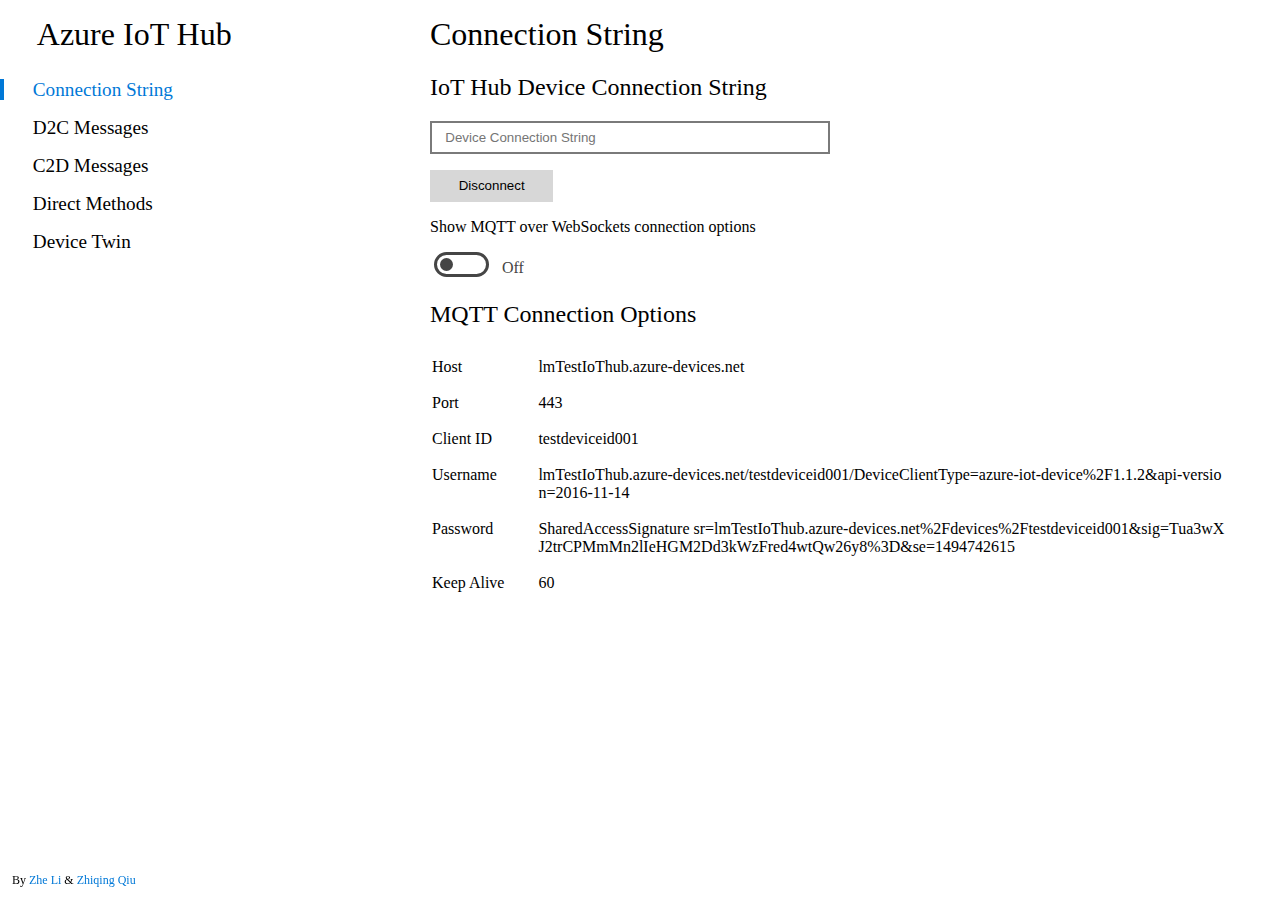
<file: Azure IoT Hub Developer Tools.html>
<!DOCTYPE html>
<!-- saved from url=(0034)https://azure-iothub.github.io/v2/ -->
<html class="gr__azure-iothub_github_io"><head><meta http-equiv="Content-Type" content="text/html; charset=UTF-8">
<title>Azure IoT Hub Developer Tools</title>
<link rel="stylesheet" href="./Azure IoT Hub Developer Tools_files/style.css">
<script async="" src="./Azure IoT Hub Developer Tools_files/analytics.js.download"></script><script src="./Azure IoT Hub Developer Tools_files/jquery-3.1.1.js.download"></script>
<script src="./Azure IoT Hub Developer Tools_files/vue.js.download"></script>
<script src="./Azure IoT Hub Developer Tools_files/hmac-sha256.js.download"></script>
<script src="./Azure IoT Hub Developer Tools_files/enc-base64.js.download"></script>
<script src="./Azure IoT Hub Developer Tools_files/mqttws31.js.download"></script>
<script src="./Azure IoT Hub Developer Tools_files/encoder.js.download"></script>
<script src="./Azure IoT Hub Developer Tools_files/require.js.download"></script>
<script src="./Azure IoT Hub Developer Tools_files/main.js.download"></script>
<script type="text/javascript" charset="utf-8" async="" data-requirecontext="_" data-requiremodule="app" src="./Azure IoT Hub Developer Tools_files/app.js.download"></script><script type="text/javascript" charset="utf-8" async="" data-requirecontext="_" data-requiremodule="transport" src="./Azure IoT Hub Developer Tools_files/transport.js.download"></script><script type="text/javascript" charset="utf-8" async="" data-requirecontext="_" data-requiremodule="messageHandler" src="./Azure IoT Hub Developer Tools_files/messageHandler.js.download"></script><script type="text/javascript" charset="utf-8" async="" data-requirecontext="_" data-requiremodule="twinHandler" src="./Azure IoT Hub Developer Tools_files/twinHandler.js.download"></script><script type="text/javascript" charset="utf-8" async="" data-requirecontext="_" data-requiremodule="methodHandler" src="./Azure IoT Hub Developer Tools_files/methodHandler.js.download"></script><script type="text/javascript" charset="utf-8" async="" data-requirecontext="_" data-requiremodule="util" src="./Azure IoT Hub Developer Tools_files/util.js.download"></script></head>
<body data-gr-c-s-loaded="true">
<div id="iothub"><header>Azure IoT Hub</header> <nav><ul><li class="active"><span>Connection String</span></li> <li class=""><span>D2C Messages</span></li> <li class=""><span>C2D Messages</span><div class="numberCircle" style="display: none;">0</div></li> <li class=""><span>Direct Methods</span><div class="numberCircle" style="display: none;">0</div></li> <li class=""><span>Device Twin</span><div class="numberCircle" style="display: none;">0</div></li></ul></nav> <main><div class="view"><h1>Connection String</h1> <section><h2>IoT Hub Device Connection String</h2> <div class="control-form"><input type="text" placeholder="Device Connection String"> <p><button>Disconnect</button> <!----></p></div> <div class="control-form"><p>Show MQTT over WebSockets connection options</p> <input type="checkbox" id="mqtt_conn_opts"> <label for="mqtt_conn_opts"></label></div></section> <section><h2>MQTT Connection Options</h2> <div><table><tbody><tr><td>Host</td><td>lmTestIoThub.azure-devices.net</td></tr> <tr><td>Port</td><td>443</td></tr> <tr><td>Client ID</td><td>testdeviceid001</td></tr> <tr><td>Username</td><td>lmTestIoThub.azure-devices.net/testdeviceid001/DeviceClientType=azure-iot-device%2F1.1.2&amp;api-version=2016-11-14</td></tr> <tr><td>Password</td><td>SharedAccessSignature sr=lmTestIoThub.azure-devices.net%2Fdevices%2Ftestdeviceid001&amp;sig=Tua3wXJ2trCPMmMn2lIeHGM2Dd3kWzFred4wtQw26y8%3D&amp;se=1494742615</td></tr> <tr><td>Keep Alive</td><td>60</td></tr></tbody></table></div></section></div> <div class="view" style="display: none;"><h1>D2C Messages</h1> <section><h2>Send Device to Cloud Messages</h2> <div class="control-form"><p>Send messages to cloud. JSON, XML, plaintext, anything is OK.</p> <textarea rows="10"></textarea> <p><button>Send</button></p></div> <div class="control-form"><p>Show MQTT over WebSockets options</p> <input type="checkbox" id="mqtt_d2c_opts"> <label for="mqtt_d2c_opts"></label></div></section> <section style="display: none;"><h2>D2C Messages MQTT Options</h2> <div><table><tbody><tr><td>Topic</td><td>devices/testdeviceid001/messages/events/</td></tr> <tr><td>QoS</td><td>0</td></tr></tbody></table></div></section> <section><h2>Sent Messages</h2> <table class="messageHistory"><tbody></tbody></table></section></div> <div class="view" style="display: none;"><h1>C2D Messages</h1> <section><h2>Listen Cloud to Device Messages</h2> <div class="control-form"><p>Show MQTT over WebSockets subscription options</p> <input type="checkbox" id="mqtt_c2d_opts"> <label for="mqtt_c2d_opts"></label></div></section> <section style="display: none;"><h2>C2D Messages MQTT Subscription Options</h2> <div><table><tbody><tr><td>Topic</td><td>devices/testdeviceid001/messages/devicebound/#</td></tr> <tr><td>QoS</td><td>0</td></tr></tbody></table></div></section> <section><h2>Received Messages</h2> <table class="messageHistory"><tbody></tbody></table></section></div> <div class="view" style="display: none;"><h1>Direct Methods</h1> <section><h2>Listen Direct Methods</h2> <div class="control-form"><button class="add">Add a method listener</button></div> <div class="control-form" style="display: none;"><p>Method name</p> <input type="text"> <p>Response payload</p> <textarea rows="10"></textarea> <p>Status code</p> <select><option value="200">200</option> <option value="201">201</option> <option value="204">204</option> <option value="206">206</option> <option value="400">400</option> <option value="401">401</option> <option value="403">403</option> <option value="404">404</option> <option value="500">500</option> <option value="501">501</option> <option value="503">503</option> <option value="504">504</option></select> <p>Response delay in milliseconds</p> <select><option value="0">0</option> <option value="100">100</option> <option value="200">200</option> <option value="500">500</option> <option value="1000">1000</option> <option value="2000">2000</option> <option value="5000">5000</option> <option value="10000">10000</option></select> <p><button>Add</button> <button>Cancel</button></p></div> <div class="control-form"><p>Show MQTT over WebSockets subscription options</p> <input type="checkbox" id="mqtt_method_opts"> <label for="mqtt_method_opts"></label></div></section> <section style="display: none;"><h2>Direct Methods MQTT Subscription Options</h2> <div><table><tbody><tr><td>Topic</td><td>$iothub/methods/POST</td></tr> <tr><td>QoS</td><td>0</td></tr></tbody></table></div></section> <section><h2>Method List</h2> <table class="methodList"><thead><tr><th>Method Name</th> <th>Response Payload</th> <th>Status Code</th> <th>Response Delay</th></tr></thead> <tbody></tbody></table></section> <section><h2>Called Methods</h2> <table class="messageHistory"><tbody></tbody></table></section></div> <div class="view" style="display: none;"><h1>Device Twin</h1> <section><h2>Desired Properties from Cloud</h2> <div><table class="methodList"><thead><tr><th>Property Name</th> <th>Property Value</th></tr></thead> <tbody><tr><td>$version</td> <td>1</td></tr></tbody></table></div></section> <section><h2>Reported Properties Received by Cloud</h2> <div><table class="methodList"><thead><tr><th>Property Name</th> <th>Property Value</th></tr></thead> <tbody><tr><td>$version</td> <td>1</td></tr></tbody></table></div></section> <section><h2>Send Reported Properties to Cloud</h2> <div><div class="control-form"><p>Device twin must be JSON document.</p> <textarea rows="10"></textarea> <p><button>Send</button></p></div></div></section></div></main> <footer>By <a target="_blank" href="https://blogs.msdn.microsoft.com/zheli/">Zhe Li</a> &amp; <a target="_blank" href="https://github.com/michaeljqzq">Zhiqing Qiu</a></footer></div>
<script>
  (function(i,s,o,g,r,a,m){i['GoogleAnalyticsObject']=r;i[r]=i[r]||function(){
  (i[r].q=i[r].q||[]).push(arguments)},i[r].l=1*new Date();a=s.createElement(o),
  m=s.getElementsByTagName(o)[0];a.async=1;a.src=g;m.parentNode.insertBefore(a,m)
  })(window,document,'script','https://www.google-analytics.com/analytics.js','ga');

  ga('create', 'UA-92746982-2', 'auto');
  ga('send', 'pageview');

</script>

</body></html>
</file>
<file: Azure IoT Hub Developer Tools_files/style.css>
[v-cloak] {
    display: none;
}

* {
    box-sizing: border-box;
}

html {
    width: 100%;
    height: 100%;
}

body {
    margin: 0;
    font-family: 'Segoe UI';
    font-size: 16px;
    min-width: 1130px;
    min-height: 100%;
}

h1, h2, h3 {
    font-weight: normal;
}

h1 {
    margin-top: 0;
}

a {
    color: #0078d7;
    text-decoration: none;
}

a:hover {
    text-decoration: underline;
}

header, nav, main {
    display: block;
}

header {
    padding: 0.5em 1.15em;
    font-size: 2em;
    position: fixed;
    z-index: 1000;
}

nav {
    width: 400px;
    height: 100%;
    position: fixed;
    padding-top: 55px;
    background: white;
    z-index: 100;
}

nav > ul {
    padding: 0;
}

nav > ul > li > span {
    font-size: 1.2em;
    padding: 0 1em 0 1.5em;
    border-left: 0.25em solid transparent;
}

nav > ul > li {
    padding: 0.5em 0;
    cursor: pointer;
}

nav > ul > li:hover {
    background: #ececec;
}

nav > ul > li.active {
    color: #0078d7;
}

nav > ul > li.active > span {
    border-left-color: #0078d7;
}

main {
    width: 100%;
    padding: 1em;
    padding-left: 430px;
}

footer {
    width: 400px;
    clear: both;
    position: fixed;
    bottom: 0;
    padding: 1em;
    z-index: 900;
    font-size: 0.75em;
}

.control-form input[type="text"],
.control-form textarea,
.control-form select {
    width: 400px;
    border: 2px solid #7a7a7a;
    padding: 0.5em 1em;
    outline: none;
}

.control-form input[type="text"]:hover,
.control-form textarea:hover,
.control-form select:hover {
    border-color: black;
}

.control-form input[type="text"]:focus,
.control-form textarea:focus {
    border-color: #0078d7;
}

.control-form button {
    background: #d7d7d7;
    border: 2px solid #d7d7d7;
    padding: 0.5em 2em;
    outline: none;
}

.control-form button:hover {
    border-color: #909090;
}

.control-form button:active {
    border-color:#acacac;
    background: #acacac;
}

.control-form input[type="checkbox"] {
  width: 16px;
  height: 16px;
  margin: 0;
  margin-right: -16px;
  opacity: 0;
}

.control-form input[type="checkbox"] + label {
  height: 25px;
  width: 100px;
  position: relative;
  display: inline-block;
}

.control-form input[type="checkbox"] + label:before,
.control-form input[type="checkbox"] + label:after {
  content: "";
  position: absolute;
  display: block;
  box-sizing: border-box;
}

.control-form input[type="checkbox"] + label:before {
  content: "Off";
  width: 55px;
  height: 25px;
  line-height: 25px;
  border: 3px solid #454545;
  background: white;
  border-radius: 13px;
  left: 0;
  text-indent: 65px;
  color: #454545;
}

.control-form input[type="checkbox"] + label:after {
  width: 13px;
  height: 13px;
  background: #454545;
  border-radius: 7px;
  top: 6px;
  left: 6px;
  transition: left ease-out 0.1s;
}

.control-form input[type="checkbox"]:checked + label:before {
  content: "On";
  border-color: #0078d7;
  background: #0078d7;
}

.control-form input[type="checkbox"]:checked + label:after {
  background: white;
  left: 36px;
}

.control-form input[type="checkbox"]:checked + label:hover:before {
  border-color: #4ca0e3;
  background: #4ca0e3;
}

.control-form input[type="checkbox"]:not(:disabled) + label:active:before {
  border-color: #454545;
  background: #454545;
}

.control-form input[type="checkbox"]:not(:disabled) + label:active:after {
  background: white;
}

.control-form input[type="checkbox"]:disabled + label:before {
  border-color: #ababab;
  color: #ababab;
}

.control-form input[type="checkbox"]:disabled + label:after {
  background: #ababab;
}

.control-form input[type="checkbox"]:disabled:checked + label:before {
  border-color: #d7d7d7;
  background: #d7d7d7;
}

.control-form input[type="checkbox"]:disabled:checked + label:after {
  background: #b4b4b4;
}

table {
    max-width: 800px;
}

table td {
    padding: 0.5em 0;
    word-break: break-all;
    vertical-align: text-top;
}

table td:first-child {
    white-space: nowrap;
    padding-right: 2em;
}

.control-form button.add {
    background: transparent;
    position: relative;
    width: 600px;
    height: 76px;
    display: block;
    padding: 13px;
    padding-left: 76px;
    border: none;
    font-size: 1em;
    text-align: left;
}

.control-form button.add:hover {
    background: #f5f5f5;
}

.control-form button.add:active {
    background: #e4e4e4;
}

.control-form button.add:before {
    content: "+";
    font-size: 36px;
    width: 50px;
    height: 50px;
    line-height: 50px;
    text-align: center;
    background: #d4d4d4;
    position: absolute;
    top: 13px;
    left: 13px;
}

.control-form select {
    width: 100px;
}

.control-form select:active {
    background: #ccc;
    border-color: #999;
}

.view {
    margin-bottom: 5em;
}

table.messageHistory,
table.methodList {
    margin-top: 1em;
    border: none;
    border-spacing: 0;
    width: 800px;
}

table.messageHistory tr:nth-child(odd),
table.methodList tr:nth-child(even) {
    background: #f4f4f4;
}

table.messageHistory td:first-child {
    width: 8em;
}

table.messageHistory td {
    padding: 0.5em;
}

table.methodList thead tr {
    background: #f4f4f4;
}

table.methodList th {
    text-align: left;
    font-weight: normal;
}

table.methodList th:nth-last-child(2) {
    width: 120px;
}

table.methodList th:last-child {
    width: 135px;
}

table.methodList th,
table.methodList td {
    padding: 0.5em;
}

.numberCircle {
    display: inline-block;

    padding: 0 0.2em;
    border-radius: 7px;
    behavior: url(PIE.htc); /* remove if you don't care about IE8 */
    margin-left:-15px;
    min-width: 14px;
    height: 14px;
    
    background: black;
    border: 2px solid black;
    color: white;
    text-align: center;
    
    font: 9px 'Segoe UI',Arial, sans-serif;
}
</file>
